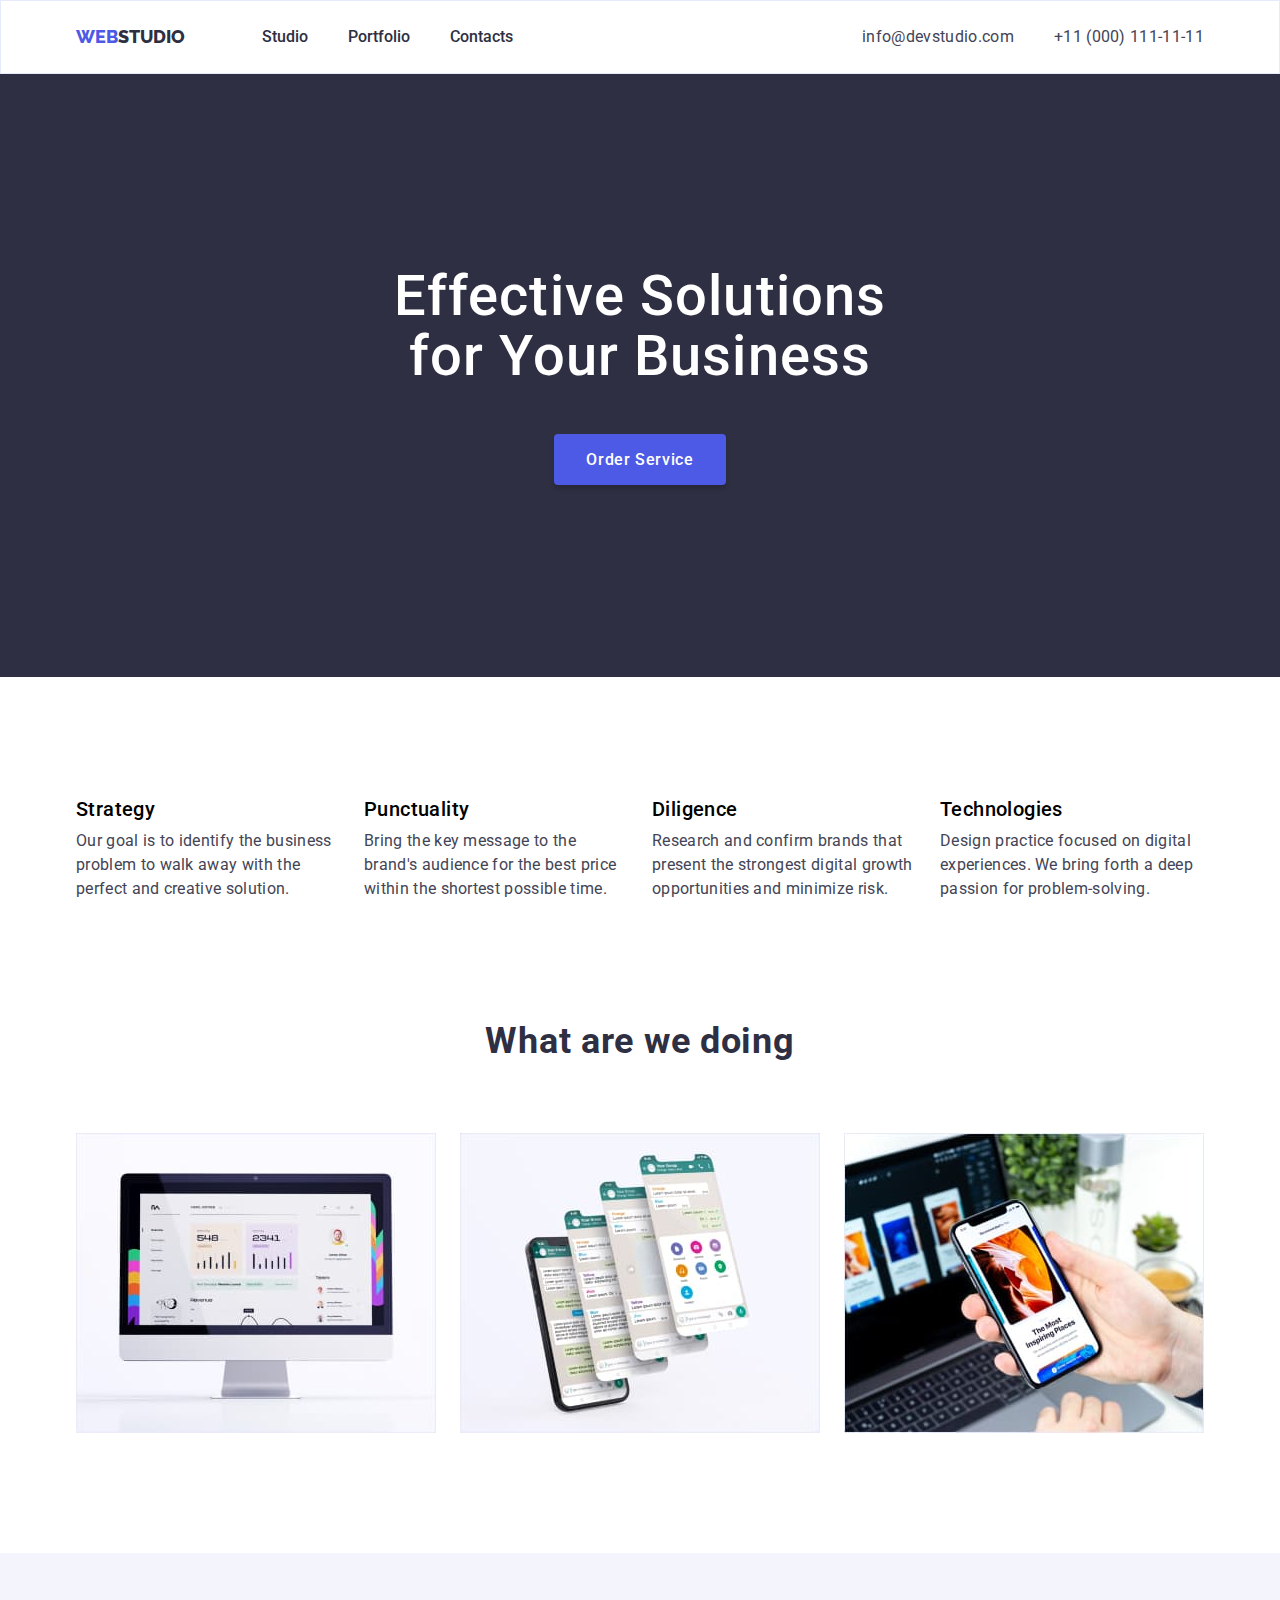
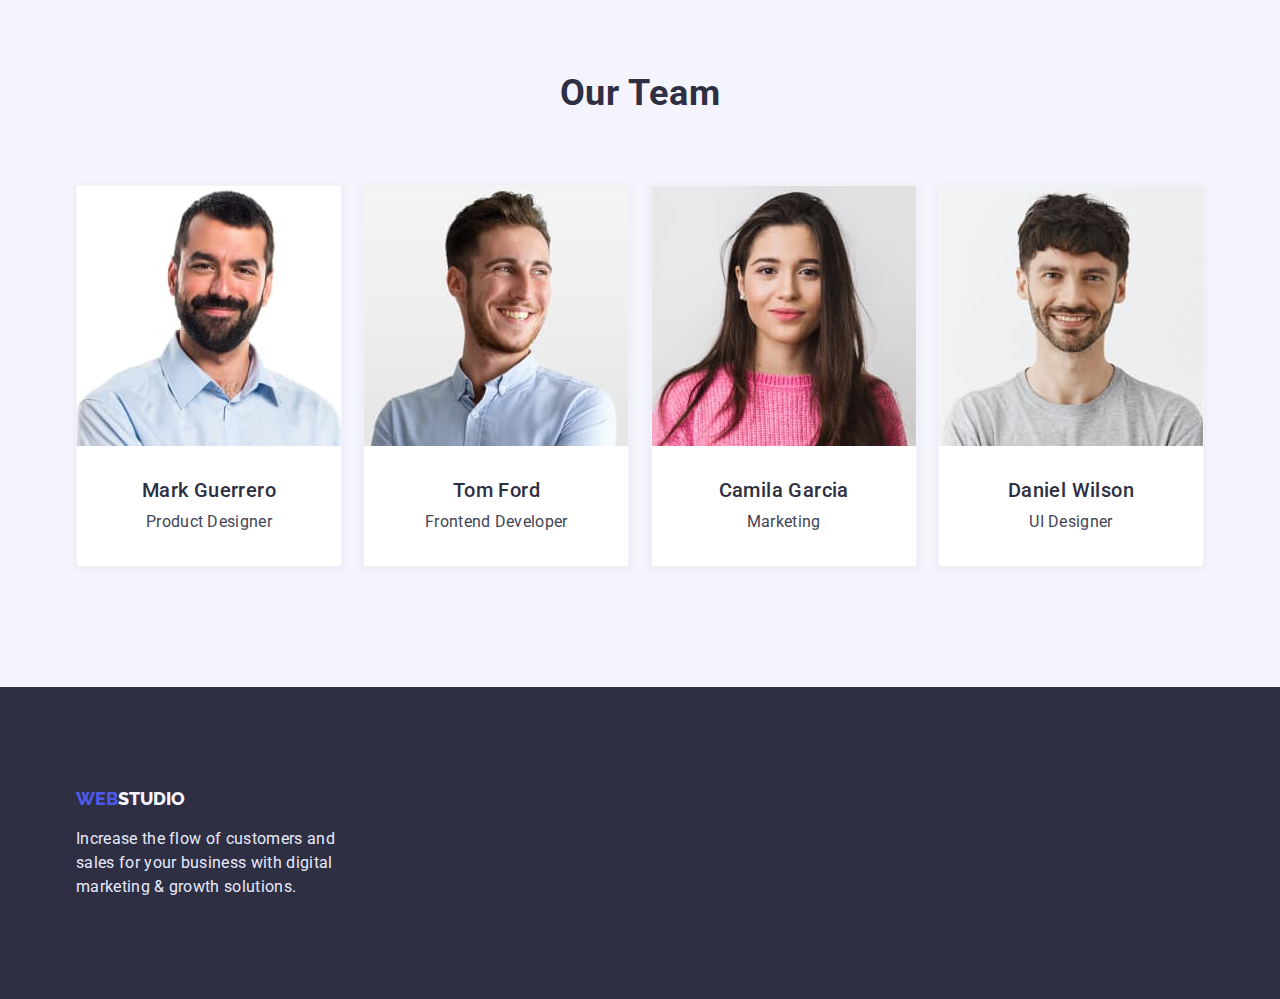
<file: index.html>
<!DOCTYPE html>
<html lang="eu">

<head>
    <meta charset="UTF-8">
    <meta http-equiv="X-UA-Compatible" content="IE=edge">
    <meta name="viewport" content="width=device-width, initial-scale=1.0">
    <link rel="preconnect" href="https://fonts.googleapis.com">
    <link rel="preconnect" href="https://fonts.gstatic.com" crossorigin>
    <link href="https://fonts.googleapis.com/css2?family=Raleway:wght@800&family=Roboto:wght@400;500;700&display=swap"
        rel="stylesheet">
    <link
        href="https://fonts.googleapis.com/css2?family=Raleway:wght@500&family=Roboto:wght@400;500;700;900&display=swap"
        rel="stylesheet">
    <link rel="stylesheet"
        href="https://cdnjs.cloudflare.com/ajax/libs/modern-normalize/1.1.0/modern-normalize.min.css">
    <link rel="stylesheet" href="./css/styles.css">
    <title>Document</title>
</head>

<body>
    <header class="header">
        <div class="container main-block">
            <nav class="main-nav">
                <a href="#" class="logo1">Web<span class="logo2">Studio</span></a>
                <ul class="menu-nav">
                    <li><a href="#" class="link">Studio</a></li>
                    <li><a href="./portfolio.html" class="link">Portfolio</a></li>
                    <li><a href="#" class="link">Contacts</a></li>
                </ul>
            </nav>
            <ul class="second-nav">
                <li><a href="mailto:info@devstudio.com" class="mail">info@devstudio.com</a></li>
                <li><a href="tel:+380961111111" class="phone">+11 (000) 111-11-11</a></li>
            </ul>
        </div>
    </header>
    <main>

        <section class="hero-section">
            <div class="container-hero">
                <h1 class="hero">Effective Solutions<br>for Your Business</h1>
                <a href="#" class="order-button">
                    Order Service
                </a>
            </div>
        </section>
        <section class="section-features">
            <div class="container ">
                <h2 class="visually-hidden">Our features</h2>
                <ul class="features">
                    <li>
                        <h3 class="title">Strategy</h3>
                        <p class="information">Our goal is to identify the business
                            problem to walk away with the perfect and creative solution.</p>
                    </li>

                    <li>

                        <h3 class="title">Punctuality</h3>

                        <p class="information">Bring the key message to the brand's audience for the best price within
                            the
                            shortest possible
                            time.</p>
                    </li>

                    <li>

                        <h3 class="title">Diligence</h3>

                        <p class="information">Research and confirm brands that present the strongest digital growth
                            opportunities and minimize
                            risk.</p>
                    </li>

                    <li>

                        <h3 class="title">Technologies</h3>

                        <p class="information">Design practice focused on digital experiences. We bring forth a deep
                            passion
                            for
                            problem-solving.</p>
                    </li>
                </ul>
            </div>
        </section>

        <section class="our-work">
            <div class="container">
                <h2 class="sub-hero">What are we doing</h2>
                <ul class="description-list">
                    <li><img src="./images/IMAC.jpg" alt="IMAC" width="360" class="img"></li>
                    <li><img src="./images/mod-dev.jpg" alt="Mobile development" width="360" class="img">
                    </li>
                    <li><img src="./images/testing.jpg" alt="Testing program softwear" width="360" class="img">
                    </li>
                </ul>
            </div>

        </section>
        <section class="our-team">
            <div class="container">
                <h2 class="sub-hero">Our Team</h2>
                <ul class="description-list">
                    <li class="project"><img src="./images/Mark-Guerrero.jpg" alt="Mark Guerrero" width="264"
                            class="img">
                        <div class="review">
                            <h3>Mark Guerrero</h3>
                            <p class="sub-info">Product Designer</p>
                        </div>
                    </li>

                    <li class="project"><img src="./images/Tom-Ford.jpg" alt="Mark Guerrero" width="264" class="img">
                        <div class="review">
                            <h3>Tom Ford
                            </h3>
                            <p class="sub-info">Frontend Developer</p>
                        </div>
                    </li>

                    <li class="project"><img src="./images/Camila-Garcia.jpg" alt="Camila Garcia" width="264"
                            class="img">
                        <div class="review">
                            <h3>Camila Garcia</h3>
                            <p class="sub-info">Marketing</p>
                        </div>
                    </li>

                    <li class="project"><img src="./images/Daniel-Wilson.jpg" alt="Daniel Wilson" width="264"
                            class="img">
                        <div class="review">
                            <h3>Daniel Wilson</h3>
                            <p class="sub-info">UI Designer</p>
                        </div>
                    </li>
                </ul>
            </div>
        </section>
    </main>
    <footer class="footer">
        <div class="container-footer">
            <a href="#" class="logo1">WEB<span class="logo2-1">STUDIO</span></a>
            <p class="foot-text">Increase the flow of customers and sales for your business with digital
                marketing &
                growth
                solutions.</p>
        </div>
    </footer>
</body>


</html>
</file>
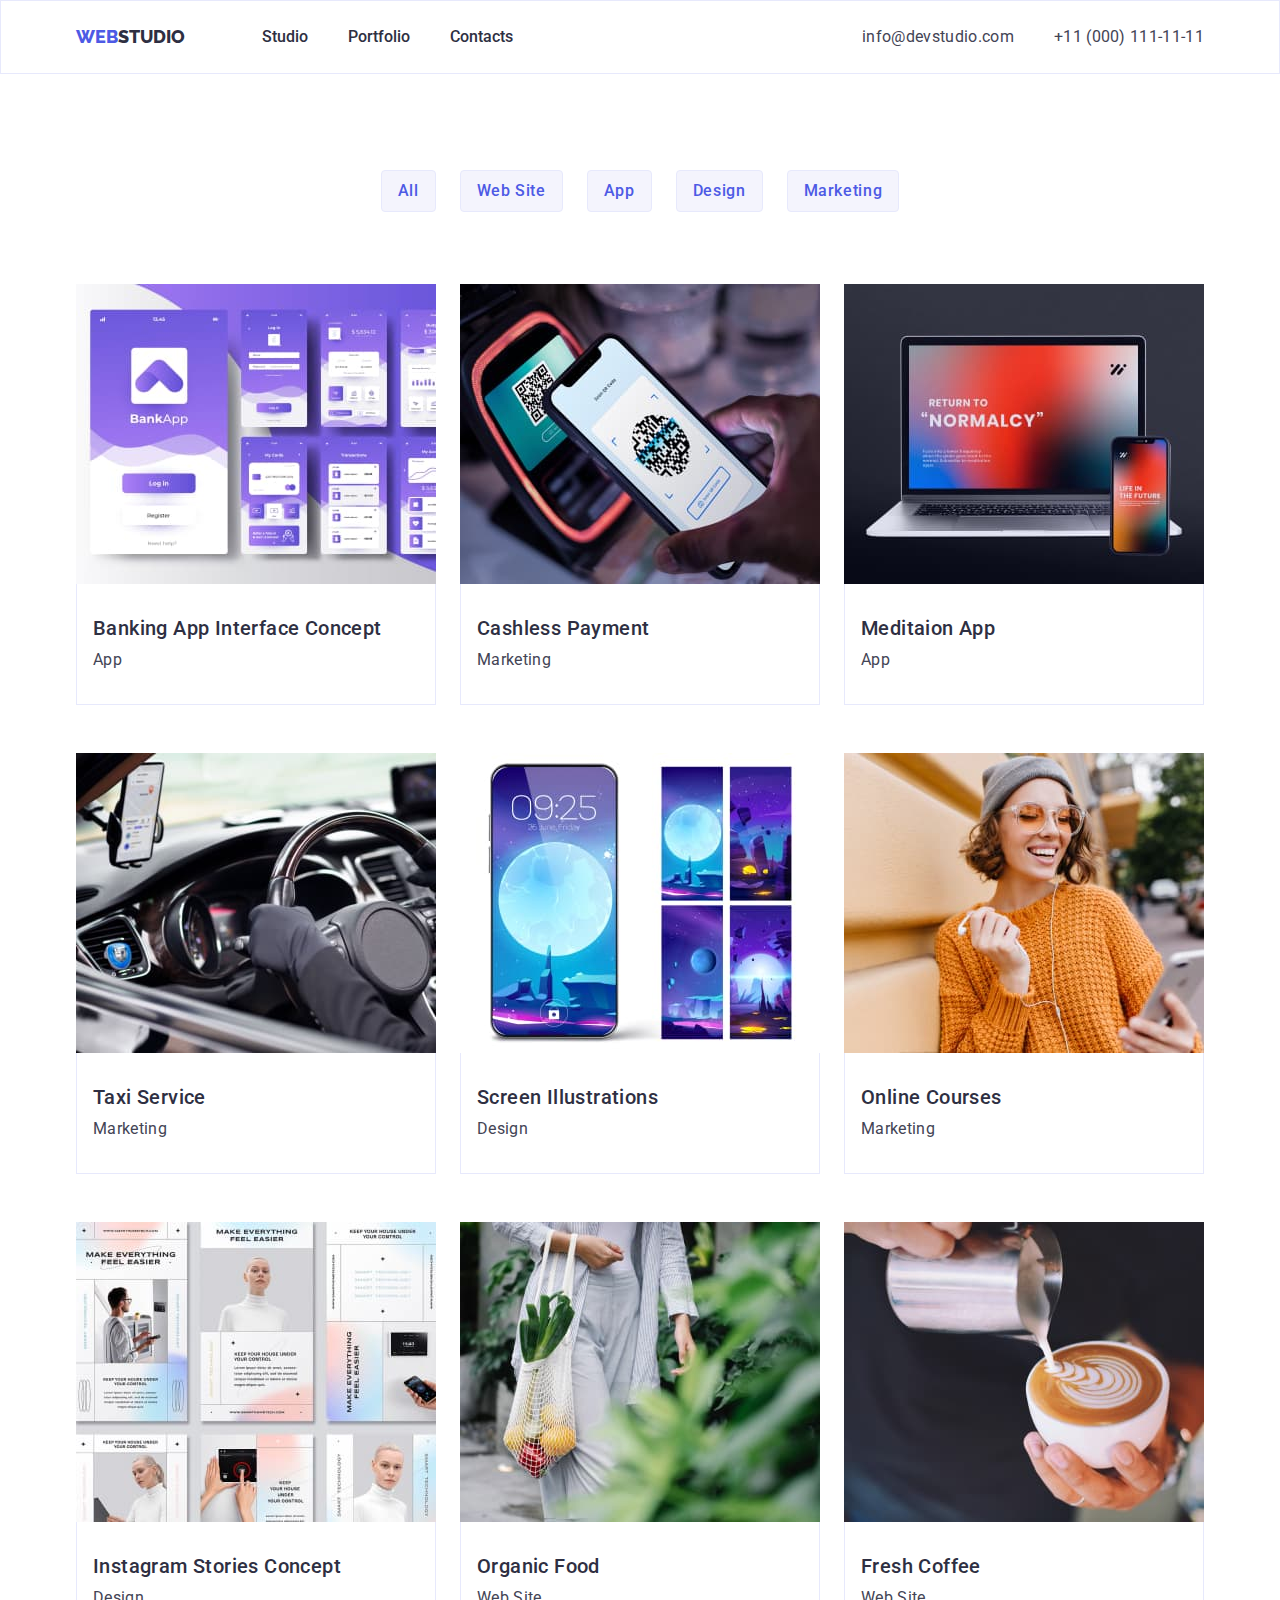
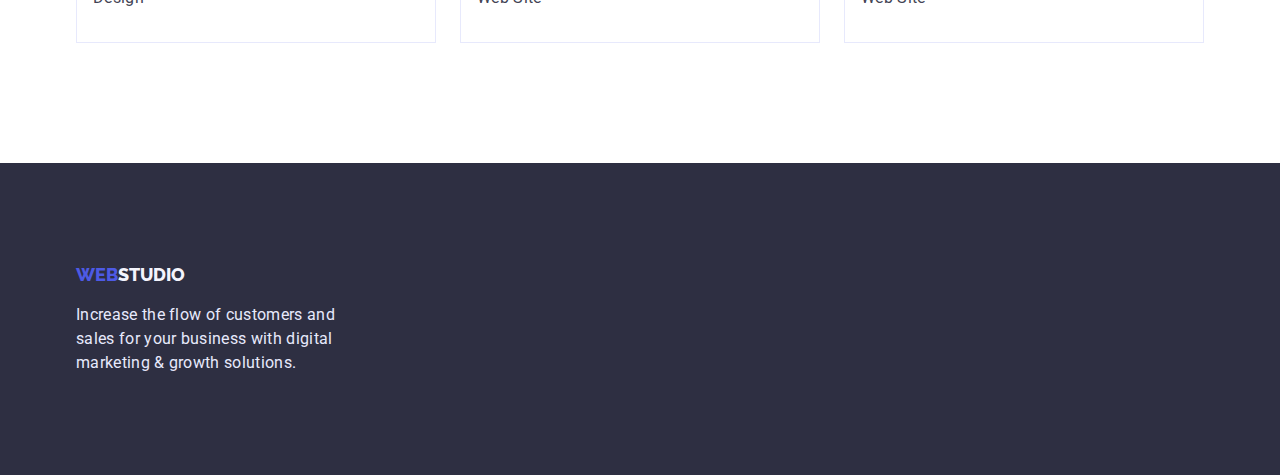
<file: portfolio.html>
<!DOCTYPE html>
<html lang="en">

<head>
    <meta charset="UTF-8">
    <meta http-equiv="X-UA-Compatible" content="IE=edge">
    <meta name="viewport" content="width=device-width, initial-scale=1.0">
    <link rel="preconnect" href="https://fonts.googleapis.com">
    <link rel="preconnect" href="https://fonts.gstatic.com" crossorigin>
    <link href="https://fonts.googleapis.com/css2?family=Raleway:wght@800&family=Roboto:wght@400;500;700&display=swap"
        rel="stylesheet">
    <link
        href="https://fonts.googleapis.com/css2?family=Raleway:wght@500&family=Roboto:wght@400;500;700;900&display=swap"
        rel="stylesheet">
    <link rel="stylesheet"
        href="https://cdnjs.cloudflare.com/ajax/libs/modern-normalize/1.1.0/modern-normalize.min.css">
    <link rel="stylesheet" href="./css/styles.css">
    <title>Document</title>
</head>

<body>
    <header class="header">
        <div class="container main-block">
            <nav class="main-nav">
                <a href="#" class="logo1">Web<span class="logo2">Studio</span></a>
                <ul class="menu-nav">
                    <li><a href="./index.html" class="link">Studio</a></li>
                    <li><a href="./portfolio.html" class="link">Portfolio</a></li>
                    <li><a href="#" class="link">Contacts</a></li>
                </ul>
            </nav>
            <ul class="second-nav">
                <li><a href="mailto:info@devstudio.com" class="mail">info@devstudio.com</a></li>
                <li><a href="tel:+380961111111" class="phone">+11 (000) 111-11-11</a></li>
            </ul>
        </div>
    </header>
    <main>
        <section class="main-section">

            <div class="container-project">
                <ul class="body-nav">

                    <li><button type="button" class="button">All</button></li>
                    <li><button type="button" class="button">Web Site</button></li>
                    <li><button type="button" class="button">App</button></li>
                    <li><button type="button" class="button">Design</button></li>
                    <li><button type="button" class="button">Marketing</button></li>
                </ul>

                <ul class="list-project">
                    <li class="project-port">
                        <img src="./images/Work-space.jpg" width="360" alt="Program in developing" class="img">
                        <div class="review-prot">
                            <h2 class="title-port">Banking App Interface Concept</h2>
                            <p class="sub-info">App</p>
                        </div>
                    </li>
                    <li class="project-port">
                        <img src="./images/NFS.jpg" width="360" alt="Picture with text" class="img">
                        <div class="review-prot">
                            <h2 class="title-port">Cashless Payment</h2>
                            <p class="sub-info">Marketing</p>
                        </div>
                    </li>
                    <li class="project-port">
                        <img src="./images/laptop.jpg" width="360" alt="Laptop and phone" class="img">
                        <div class="review-prot">
                            <h2 class="title-port">Meditaion App</h2>
                            <p class="sub-info">App</p>
                        </div>
                    </li>
                    <li class="project-port">
                        <img src="./images/Car.jpg" width="360" alt="Someone driving a car" class="img">
                        <div class="review-prot">
                            <h2 class="title-port">Taxi Service</h2>
                            <p class="sub-info">Marketing</p>
                        </div>
                    </li>
                    <li class="project-port">
                        <img src="./images/Phone.jpg" width="360" alt="Wallpaper for phone" class="img">
                        <div class="review-prot">
                            <h2 class="title-port">Screen Illustrations</h2>
                            <p class="sub-info">Design</p>
                        </div>
                    </li>
                    <li class="project-port">
                        <img src="./images/Happy.jpg" width="360" alt="Women smile" class="img">
                        <div class="review-prot">
                            <h2 class="title-port">Online Courses</h2>
                            <p class="sub-info">Marketing</p>
                        </div>
                    </li>
                    <li class="project-port">
                        <img src="./images/Curriculum.jpg" width="360" alt="Working plan" class="img">
                        <div class="review-prot">
                            <h2 class="title-port">Instagram Stories Concept</h2>
                            <p class="sub-info">Design</p>
                        </div>
                    </li>
                    <li class="project-port">
                        <img src="./images/Food.jpg" width="360" alt="A bag of vegetables" class="img">
                        <div class="review-prot">
                            <h2 class="title-port">Organic Food</h2>
                            <p class="sub-info">Web Site</p>
                        </div>
                    </li>
                    <li class="project-port">
                        <img src="./images/Coffee.jpg" width="360" alt="Someone make a picture on a coffee surface"
                            class="img">
                        <div class="review-prot">
                            <h2 class="title-port">Fresh Coffee</h2>
                            <p class="sub-info">Web Site</p>
                        </div>
                    </li>
                </ul>
            </div>
        </section>

    </main>

    <footer class="footer">
        <div class="container-footer">
            <a href="#" class="logo1">WEB<span class="logo2-1">STUDIO</span></a>
            <p class="foot-text">Increase the flow of customers and sales for your business with digital
                marketing &
                growth
                solutions.</p>
        </div>
    </footer>
</body>

</html>
</file>
<file: css/styles.css>
:root {
    --color-brend: #4D5AE5;
    --color-brend2: #2E2F42;
    --color-button: #E7E9FC;
    --color-extrainfo: #434455;
    --color-second-white: #F4F4FD;
}

* {
    margin: 0;
    padding: 0;
}

body {
    font-family: 'Roboto', sans-serif;
    background: white;
}

.header {
    border: 1px solid #E7E9FC;
}

.container {}

.main-block {
    display: flex;
    justify-content: space-between;
}

.main-nav {
    display: flex;
    align-items: center;

}

.main-nav>a {
    text-transform: uppercase;
}

.list-features {
    display: flex;

}

.main-section {
    padding-top: 96px;
    padding-bottom: 120px;
}

.container-project {
    width: 1152px;
    padding: 0px 12px;
    margin: 0 auto;
}

.container,
.container-hero,
.container-footer,
.container-button {
    width: 1152px;
    padding: 0px 12px;
    margin: 0 auto;


}

.container-footer {

    text-align: start;
}

.visually-hidden {
    position: absolute;
    width: 1px;
    height: 1px;
    margin: -1px;
    border: 0;
    padding: 0;
    white-space: nowrap;
    clip-path: inset(100%);
    clip: rect(0 0 0 0);
    overflow: hidden;
}

.sub-info {
    font-size: 16px;
    line-height: 24px;
    margin-top: 8px;
    font-weight: 400;
    letter-spacing: 0.02em;
    color: #434455;

}

.logo1 {
    text-decoration: none;
    font-family: "Raleway";
    font-style: normal;
    font-weight: 800;
    font-size: 18px;
    line-height: 24px;
    color: var(--color-brend);

}

.logo2 {
    color: var(--color-brend2);
}

.our-team {
    padding-bottom: 120px;
    padding-top: 120px;
    background: #F4F4FD;
}

.our-work {
    padding-top: 120px;
    padding-bottom: 120px;
}

.img {

    margin: 0px;
    display: block;
}

.sub-hero {
    margin-bottom: 72px;
    text-align: center;

    font-style: normal;
    font-weight: 700;
    font-size: 36px;
    line-height: 40px;


    letter-spacing: 0.02em;

    color: var(--color-brend2);
}

.hero-section {
    padding: 192px 0px;
    text-align: center;
    background-color: var(--color-brend2);
}

.hero {
    margin-bottom: 48px;
    text-align: center;

    font-style: normal;
    font-weight: 500;
    font-size: 56px;
    line-height: 60px;

    letter-spacing: 0.02em;
    color: #FFFFFF;
}

h3 {
    font-weight: 500;
    font-size: 20px;
    line-height: 24px;

    letter-spacing: 0.02em;
}

.title-port {

    font-style: normal;
    font-weight: 500;
    font-size: 20px;
    line-height: 24px;

    letter-spacing: 0.02em;
}

.title {
    margin-bottom: 8px;

    font-style: normal;
    font-weight: 500;
    font-size: 20px;
    line-height: 24px;

    letter-spacing: 0.02em;


}

.information {
    max-width: 264px;
    letter-spacing: 0.02em;
    color: var(--color-extrainfo);
}

.visually-hidden {
    position: absolute;
    width: 1px;
    height: 1px;
    margin: -1px;
    border: 0;
    padding: 0;
    white-space: nowrap;
    clip-path: inset(100%);
    clip: rect (0 0 0 0);
    overflow: hidden;
}

.second-nav {
    display: flex;
    gap: 40px;
}

.menu-nav {
    margin-left: 77px;
    display: flex;
    gap: 40px;
}

.body-nav {
    justify-content: center;
    display: flex;

    margin-bottom: 72px;
    display: flex;
    gap: 24px;
}

.section-features {
    padding-top: 120px;
}

.features {
    display: flex;
    justify-content: space-between;
}

.description-list {
    display: flex;
    justify-content: space-between;
}

.project-port {
    background: #FFFFFF;
    width: 360px;
    font-weight: 500;
    color: var(--color-brend2);
}

.project {
    margin-bottom: 0px;
}

.list-project {

    display: flex;
    flex-wrap: wrap;
    row-gap: 48px;
    column-gap: 24px;
}

.menu-nav,
.second-nav,
.body-nav,
.list-project,
.features,
.description-list {
    font-weight: 400;
    font-size: 16px;
    list-style: none;
}

.review {
    border-radius: 0px 0px 4px 4px;
    padding-top: 32px;
    padding-bottom: 32px;
    ;

    text-align: center;
}


.link,
.phone,
.project,
.foot-text,
.information {
    font-weight: 400;
    font-size: 16px;
    line-height: 24px;
}

.link:focus,
.mail:focus,
.phone:focus {
    color: var(--color-brend);
}

.link {
    display: block;
    padding: 24px 0px;
    text-decoration: none;
    font-weight: 500;
    color: var(--color-brend2);

}

.mail,
.phone {
    display: block;
    padding: 24px 0px;
    font-style: normal;
    font-weight: 400;
    font-size: 16px;
    line-height: 24px;


    letter-spacing: 0.02em;
    text-decoration: none;
    color: var(--color-extrainfo);
}

.button {
    padding: 8px 16px;

    background: #F4F4FD;

    border: 1px solid #E7E9FC;
    border-radius: 4px;

    font-weight: 500;
    color: var(--color-brend);
    cursor: pointer;

    font-family: inherit;
    font-style: normal;
    font-size: 16px;
    line-height: 24px;
    letter-spacing: 0.04em;
}

.button:hover,
button:focus {
    border: 1px solid var(--color-brend);
    color: #FFFFFF;
    background-color: var(--color-brend);
}

.order-button {
    display: inline-block;
    padding: 16px 32px;
    min-width: 170px;
    font-family: 'Roboto';
    font-weight: 500;
    font-size: 16px;
    line-height: 19px;
    letter-spacing: 0.04em;
    text-decoration: none;
    background: #4D5AE5;
    color: #FFFFFF;
    box-shadow: 0px 4px 4px rgba(0, 0, 0, 0.15);
    border-radius: 4px;
    cursor: pointer;

}

.order-button:hover {
    background: #4D5AE5;
    box-shadow: 0px 1px 6px rgba(46, 47, 66, 0.08), 0px 1px 1px rgba(46, 47, 66, 0.16), 0px 2px 1px rgba(46, 47, 66, 0.08);
    border-radius: 4px;
}

.order-button:focus {
    background: #404BBF;
}

.review-prot {
    border-left: 1px solid #E7E9FC;
    border-right: 1px solid #E7E9FC;
    border-bottom: 1px solid #E7E9FC;
    padding-top: 32px;
    padding-bottom: 32px;
    padding-left: 16px;
    text-align: left;

}

.project {

    background: #FFFFFF;



    border: 0.5px solid #F4F4FD;
    border-radius: 0px 0px 4px 4px;
    box-shadow: 0px 1px 6px rgba(46, 47, 66, 0.08);

    color: var(--color-brend2);
}


.footer {
    padding-top: 100px;
    padding-bottom: 100px;
    background-color: var(--color-brend2);
}

.logo2-1 {
    color: var(--color-second-white)
}

.foot-text {
    letter-spacing: 0.02em;
    margin-top: 16px;
    max-width: 264px;
    color: var(--color-button);
}
</file>
